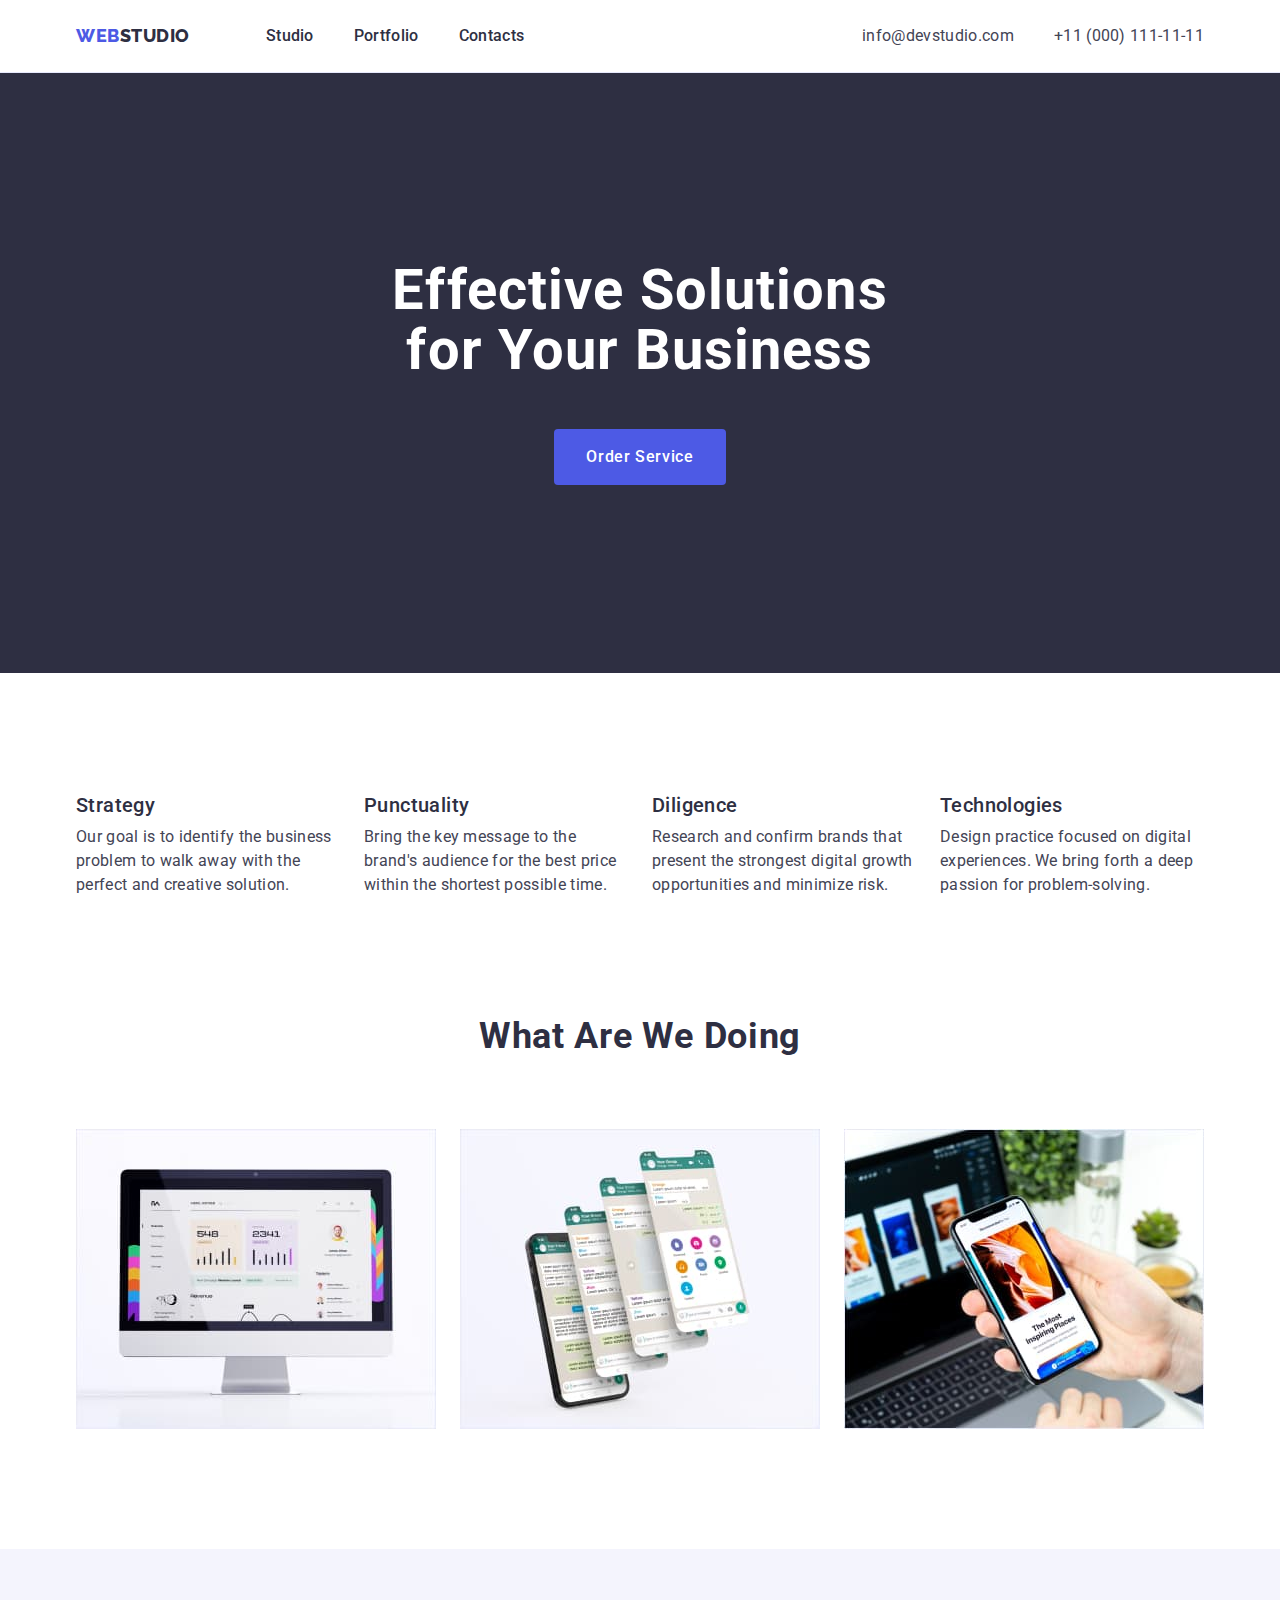
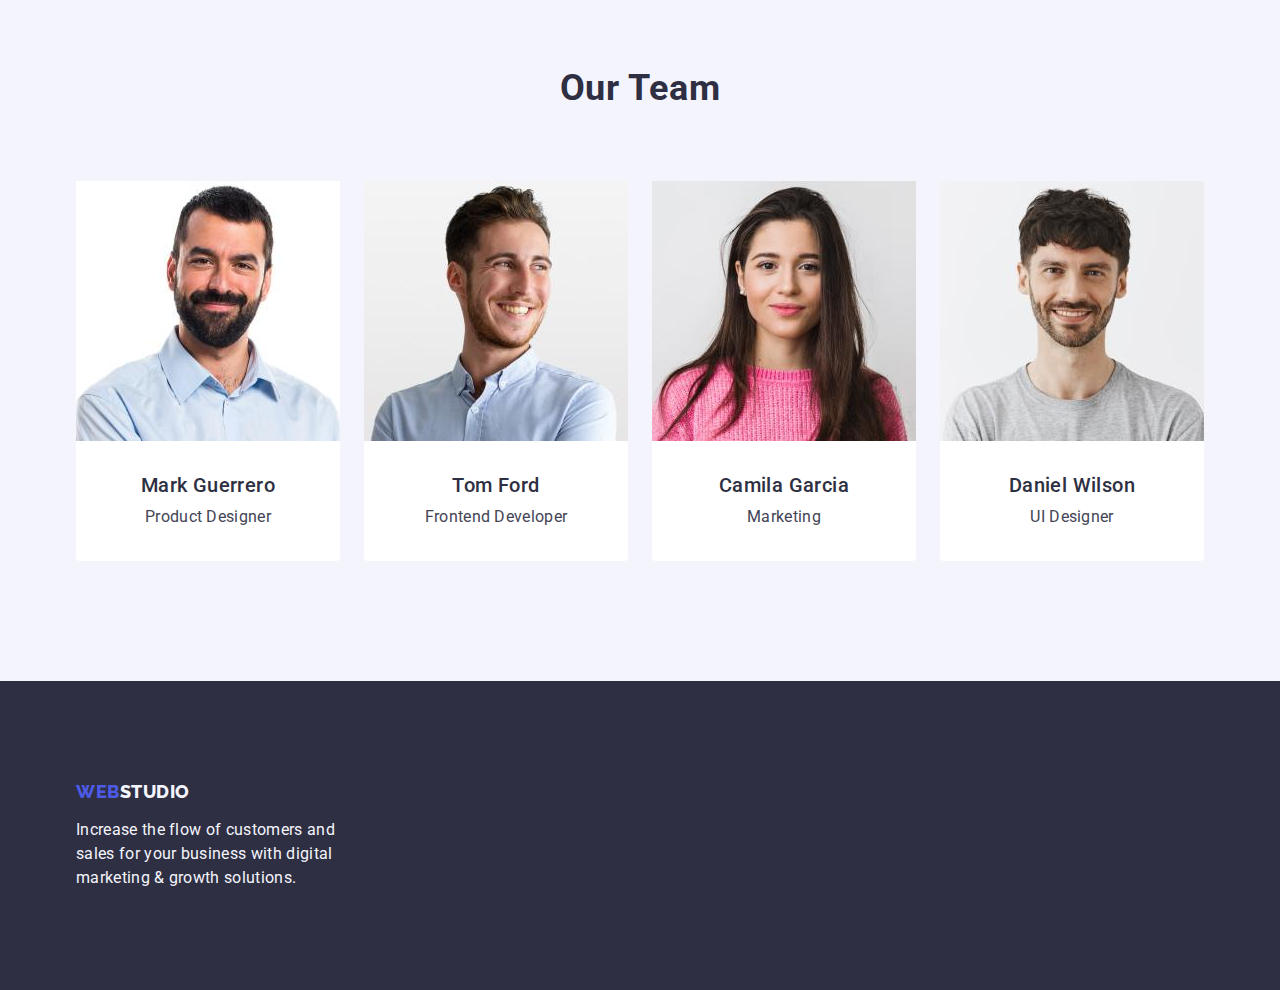
<file: index.html>
<!DOCTYPE html>
<html lang="en">

<head>
    <meta charset="UTF-8">
    <meta http-equiv="X-UA-Compatible" content="IE=edge">
    <meta name="viewport" content="width=device-width, initial-scale=1.0">
    <link rel="preconnect" href="https://fonts.googleapis.com">
    <link rel="preconnect" href="https://fonts.gstatic.com" crossorigin>
    <link href="https://fonts.googleapis.com/css2?family=Raleway:wght@800&family=Roboto:wght@400;500;700;900&display=swap"
        rel="stylesheet">
    <link rel="stylesheet" href="https://cdn.jsdelivr.net/npm/modern-normalize@1.1.0/modern-normalize.min.css">
    <link rel="stylesheet" href="./css/styles.css"/>
    <title>Main Page</title>
</head>

<body>
    <header class="header">
        <div class="container header-container">
             <!--Лого Веб-студіо-->
        <nav class="header-navigation">
            <a href="./index.html" target="_parent" class="header-logo link">Web<span class="logo-span">Studio</span></a>
        <!--навігація по сторінці-->
        <ul class="list menu-list">
            <li><a href="./index.html" target="_parent" class="header-list link">Studio</a></li>
            <li><a href="./portfolio.html" target="_parent" class="header-list link">Portfolio</a></li>
            <li><a href="" class="header-list link">Contacts</a></li>
        </ul>
    </nav>
    <address class="address">
        <ul class="list contacts-items">
            <li>
                <a href="mailto:info@devstudio.com" class="inline link">info@devstudio.com</a>
            </li>
            <li>
                <a href="tel:+110001111111" class="inline link">+11 (000) 111-11-11</a>
            </li>
        </ul>
    </address>
    </div>
    </header>
    <main>
        <!--секція 1-->
        <section class="hero-section">
            <div class="container hero-container">
                <h1 class="hero-title">Effective Solutions for Your Business</h1>
                <button type="button" class="btn">Order Service</button>
                <!-- хотіла вставити, але перевірка не пускає <img src="./images/Dark-bg.jpg" alt="background dark image" width="1440" height="600">-->
            </div>
        </section>
        <!--секція 2-->
        <section class="features-section">
            <div class="container"><!--features заголовок є хоч такого заголовку і немає-->
            <h2 hidden class="visually-hidden">Fratures</h2> 
            <ul class="list features-container">
                <li class="link features-item">
                    <h3 class="features-title">Strategy</h3>
                    <p class="features-descr">Our goal is to identify the business
                        problem to walk away with the perfect and creative solution.</p>
                </li>
                <li class="link features-item">
                    <h3 class="features-title">Punctuality</h3>
                    <p class="features-descr">Bring the key message to the brand's audience for the best price within the shortest
                        possible
                        time.</p>
                </li>
                <li class="link features-item">
                    <h3 class="features-title">Diligence</h3>
                    <p class="features-descr">Research and confirm brands that present the strongest digital growth opportunities
                        and minimize
                        risk.</p>
                </li>
                <li class="link features-item">
                    <h3 class="features-title">Technologies</h3>
                    <p class="features-descr">Design practice focused on digital experiences. We bring forth a deep passion for
                        problem-solving.</p>
                </li>
            </ul>
        </div>  
        </section>
        <!--секція 3-->
        <section class="offers-section">
            <div class="container"><!--Що ми робимо секція 3-->
            <h2 class="section-title">What are we doing</h2>
            <ul class="list offers-list">
                <li class="link section-img"><img src="./images/Rectangle711.jpg" alt="Computer apps" width="360" height="300"></li>
                <li class="link section-img"><img src="./images/Rectangle712.jpg" alt="Mobile apps" width="360" height="300"></li>
                <li class="link section-img"><img src="./images/Rectangle713.jpg" alt="Mobile and computer apps" width="360"
                        height="300"></li>
            </ul>
        </div>
        </section>
        <!--секція 4-->
        <section class="team-section">
            <div class="container"><h2 class="section-title">Our Team</h2>
            <ul class="list team-container">
                <li class="link team"><img src="./images/mguerrero.jpg" alt="foto Mark Guerrero" width="264" height="260">
                    <div class="member-vsjob">
                        <h3 class="member-name">Mark Guerrero</h3>
                        <p class="job-name">Product Designer</p>
                    </div>
                </li>
                <li class="link team"><img src="./images/tford.jpg" alt="foto Tom Ford" width="264" height="260">
                    <div class="member-vsjob">
                        <h3 class="member-name">Tom Ford</h3>
                        <p class="job-name">Frontend Developer</p>
                    </div>
                </li>
                <li class="link team"><img src="./images/cgarsia.jpg" alt="foto Camila Garsia" width="264" height="260">
                    <div class="member-vsjob"><h3 class="member-name">Camila Garcia</h3>
                    <p class="job-name">Marketing</p>
                    </div>
                </li>
                <li class="link team"><img src="./images/dwilson.jpg" alt="foto Daniel Wilson" width="264" height="260">
                    <div class="member-vsjob">
                        <h3 class="member-name">Daniel Wilson</h3>
                        <p class="job-name">UI Designer</p>
                    </div>
                </li>
            </ul>
        </div>
        </section>
    </main>
    <footer class="footer-section">
        <div class="container">
            <a href="./index.html" target="_parent" class="link footer-logo">Web<span class="footer-span">Studio</span></a>
            <p class="footer-descr">Increase the flow of customers and sales for your business with digital marketing & growth
                solutions.</p>
        </div>
    </footer>
</body>
</html>
</file>
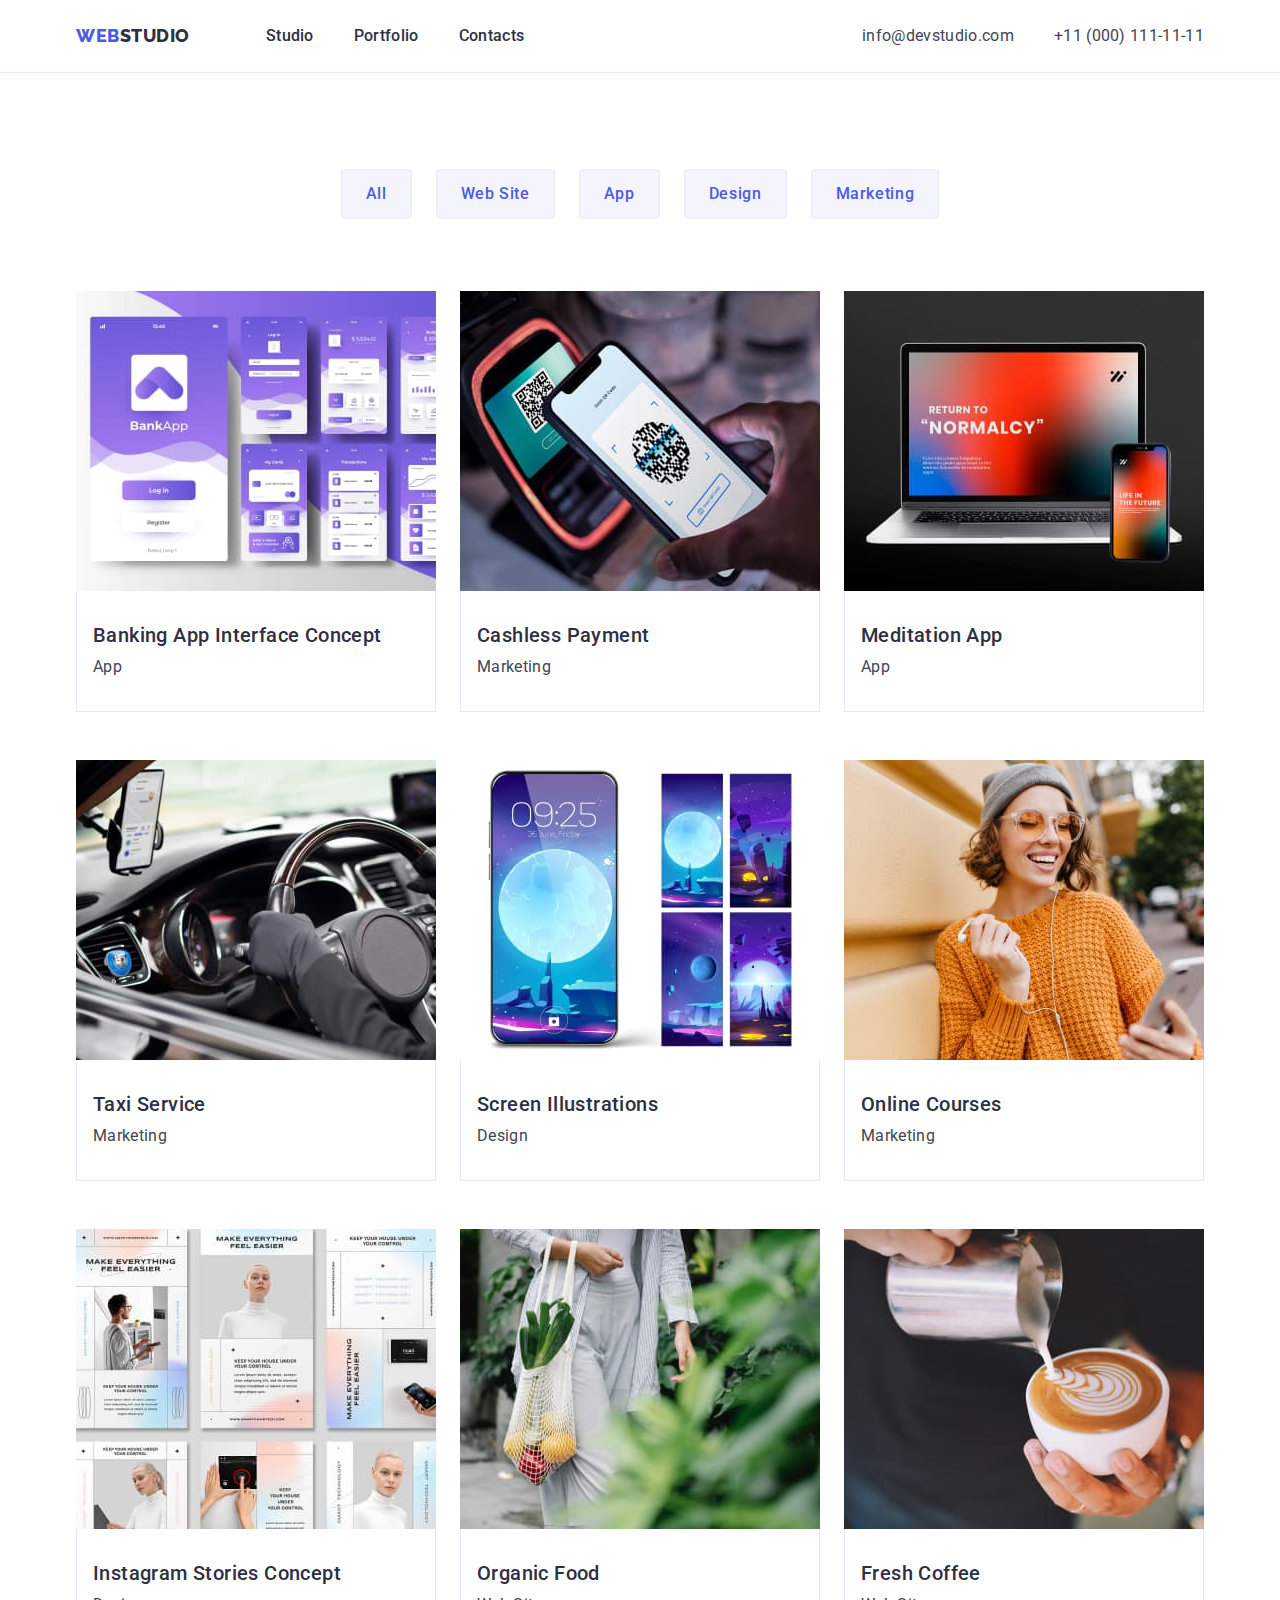
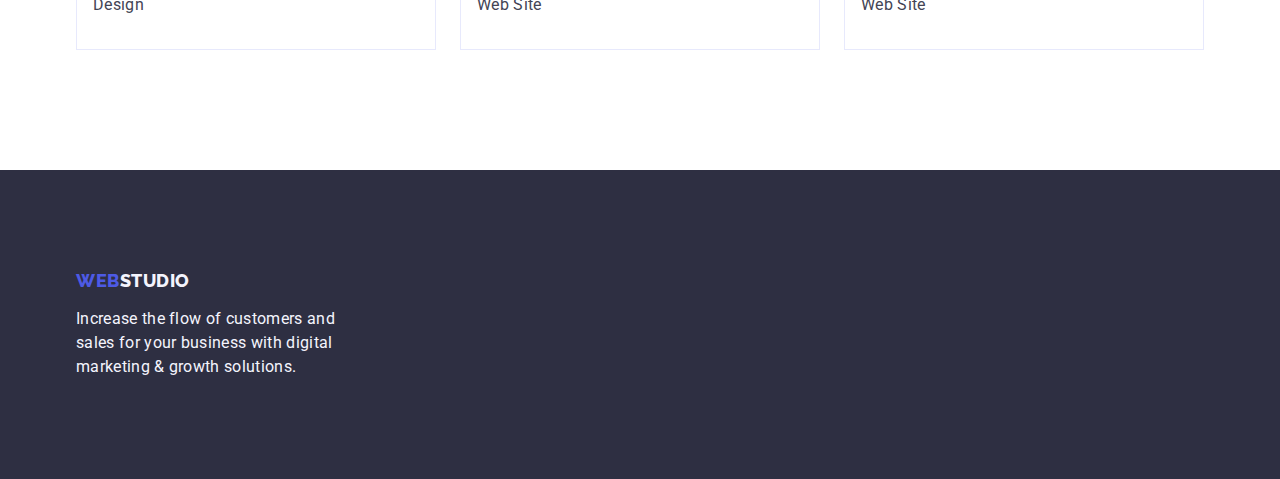
<file: portfolio.html>
<!DOCTYPE html>
<html lang="en">

<head>
    <meta charset="UTF-8">
    <meta http-equiv="X-UA-Compatible" content="IE=edge">
    <meta name="viewport" content="width=device-width, initial-scale=1.0">
    <link rel="preconnect" href="https://fonts.googleapis.com">
    <link rel="preconnect" href="https://fonts.gstatic.com" crossorigin>
    <link
        href="https://fonts.googleapis.com/css2?family=Raleway:wght@800&family=Roboto:wght@400;500;700;900&display=swap"
        rel="stylesheet">
    <link rel=" stylesheet" href="https://cdn.jsdelivr.net/npm/modern-normalize@1.1.0/modern-normalize.min.css">
    <link rel="stylesheet" href="./css/styles.css" />
    <title>Main Page</title>
</head>

<body>
    <header class="header">
        <div class="container header-container">
            <!--Лого Веб-студіо-->
            <nav class="header-navigation">
                <a href="./index.html" target="_parent" class="header-logo link">Web<span
                        class="logo-span">Studio</span></a>
                <!--навігація по сторінці-->
                <ul class="list menu-list">
                    <li><a href="./index.html" target="_parent" class="header-list link">Studio</a></li>
                    <li><a href="./portfolio.html" target="_parent" class="header-list link">Portfolio</a></li>
                    <li><a href="" class="header-list link">Contacts</a></li>
                </ul>
            </nav>
            <address class="address">
                <ul class="list contacts-items">
                    <li>
                        <a href="mailto:info@devstudio.com" class="inline link">info@devstudio.com</a>
                    </li>
                    <li>
                        <a href="tel:+110001111111" class="inline link">+11 (000) 111-11-11</a>
                    </li>
                </ul>
            </address>
        </div>
    </header>
    <main>
        <section class="portfolio-section">
            <div class="container">
                <!--Перелік портфоліо-->
                <h1 hidden class="visually-hidden">Buttons</h1>
                    <!--Кнопки-->
                    <ul class="list bottons-container">
                        <li><button type="button" class="main-btn link">All</button></li>
                        <li><button type="button" class="main-btn link">Web Site</button></li>
                        <li><button type="button" class="main-btn link">App</button></li>
                        <li><button type="button" class="main-btn link">Design</button></li>
                        <li><button type="button" class="main-btn link">Marketing</button></li>
                    </ul>
                    <ul class="list portfoliooffers-container">
                        <li class="portfolio-desk">
                            <a href="" class="link">
                                <img src="./images/bankingapp.jpg" alt="foto Banking App Interface Concept" width="360" height="300">
                                <div class="portfol-content"> 
                                    <h2 class="portfolio-descr">Banking App Interface Concept</h2>
                                    <p class="portfolio-name">App</p>
                                </div>
                            </a>
                        </li>
                        <li class="portfolio-desk">
                            <a href="" class="link">
                                <img src="./images/cashlesspaym.jpg" alt="foto Cashless Payment " width="360" height="300">
                                <div class="portfol-content">
                                    <h2 class="portfolio-descr">Cashless Payment</h2>
                                    <p class="portfolio-name">Marketing</p>
                                </div>
                            </a>
                        </li>
                        <li class="portfolio-desk">
                            <a href="" class="link">
                                <img src="./images/meditatapp.jpg" alt="foto Meditation App" width="360" height="300">
                                <div class="portfol-content">
                                    <h2 class="portfolio-descr">Meditation App</h2>
                                    <p class="portfolio-name">App</p>
                                </div>
                            </a>
                        </li>
                        <li class="portfolio-desk">
                            <a href="" class="link">
                                <img src="./images/Taxiserv.jpg" alt="foto Taxi Service" width="360" height="300">
                                <div class="portfol-content">
                                    <h2 class="portfolio-descr">Taxi Service</h2>
                                    <p class="portfolio-name">Marketing</p>
                                </div>
                            </a>
                        </li>
                        <li class="portfolio-desk">
                            <a href="" class="link">
                                <img src="./images/Screenillustr.jpg" alt="foto Screen Illustrations" width="360" height="300">
                                <div class="portfol-content">
                                    <h2 class="portfolio-descr">Screen Illustrations</h2>
                                    <p class="portfolio-name">Design</p>
                                </div>
                            </a>
                        </li>
                        <li class="portfolio-desk">
                            <a href="" class="link">
                                <img src="./images/onlinecourses.jpg" alt="foto Online Courses" width="360" height="300">
                                <div class="portfol-content">
                                    <h2 class="portfolio-descr">Online Courses</h2>
                                    <p class="portfolio-name">Marketing</p>
                                </div>
                            </a>
                        </li>
                        <li class="portfolio-desk">
                            <a href="" class="link">
                                <img src="./images/instagrstor.jpg" alt="foto Instagram Stories Concept" width="360" height="300">
                                <div class="portfol-content">
                                    <h2 class="portfolio-descr">Instagram Stories Concept</h2>
                                    <p class="portfolio-name">Design</p>
                                </div>
                            </a>
                        </li>
                        <li class="portfolio-desk">
                            <a href="" class="link">
                                <img src="./images/organicfood.jpg" alt="foto Organic Food" width="360" height="300">
                                <div class="portfol-content">
                                    <h2 class="portfolio-descr">Organic Food</h2>
                                    <p class="portfolio-name">Web Site</p>
                                </div>
                            </a>
                        </li>
                        <li class="portfolio-desk">
                            <a href="" class="link">
                                <img src="./images/freshcofee.jpg" alt="foto Fresh Coffee" width="360" height="300">
                                <div class="portfol-content"><h2 class="portfolio-descr">Fresh Coffee</h2>
                                    <p class="portfolio-name">Web Site</p>
                                </div>
                            </a>
                        </li>
                    </ul>
            </div>
        </section>
    </main>
<footer class="footer-section">
    <div class="container">
        <a href="./index.html" target="_parent" class="link footer-logo">Web<span
                class="footer-span">Studio</span></a>
        <p class="footer-descr">Increase the flow of customers and sales for your business with digital marketing &
            growth
            solutions.</p>
    </div>
</footer>
</body>

</html>
</file>
<file: css/styles.css>
/*font-family: 'Raleway', sans-serif;
font-family: 'Roboto', sans-serif;*/
:root {
--leading-color: #2E2F42; /*NAVY BLUE*/
--text-description-color: #434455; /*Slate*/
--logo-web-color: #4D5AE5; /*iris*/
--slogan-text-clr: #FFFFFF;
--nav-link-clr-active: #404BBF; /*Ocean*/
--light-cground-clr: #F4F4FD;
--background-color: #E5E5E5;
--light-text-clr: #E5E5E5;
--navhover-btn-clr: #E7E9FC;
} 

body { 
    font-family: "Roboto", sans-serif;
    font-style: normal;
    color: var(--text-description-color);
    background-color: var(--slogan-text-clr);
}
/*reset start*/
h1,
h2,
h3,
h4,
p {
    margin: 0;
}
img {
    display: block;
    max-width: 100%;
    height: auto;
}
.link { 
    color: currentColor;
    text-decoration: none;
}
.list {
    list-style: none;
    padding: 0;
    margin: 0;
}
button {
    font-family: inherit;
    color: currentColor;
    cursor: pointer;
}
/*reset end*/
.container {
  width: 1158px;
  padding: 0 15px;
  margin-left: auto;
  margin-right: auto;
}
/*header*/
header {
    display: block;
    border-bottom: solid;
    border-bottom-color: #E7E9FC;
    border-bottom-style: solid;
    border-bottom-width: 1px;
}
.header-container {
    display: flex;
    justify-content: space-between;
    align-items: center;
}

.header-navigation {
    display: flex;
    justify-content: space-between;
    align-items: center;
}
.header-logo {
    font-family: "Raleway", sans-serif;
    font-size: 18px;
    font-weight: 800;
    line-height: 1.17;
    letter-spacing: 0.03em;
    text-transform: uppercase;
    color: var(--logo-web-color);
    margin-right: 76px;
}
.logo-span {
    color: var(--leading-color);
}
.menu-list{
    display: flex;
    flex-direction: row;
    gap: 40px;
}
.header-list {
    display: block;
    font-size: 16px;
    font-weight: 500;
    line-height: 1.5;
    letter-spacing: 0.02em;
    text-transform: none;
    color: var(--leading-color);
    padding: 24px 0;
}
.link:active { 
    color: var(--nav-link-clr-active);
}
.address {
    font-style: normal;
}
.contacts-items {
    display: flex;
    flex-direction: row;
    gap: 40px;
}
.inline {
    font-size: 16px;
    font-weight: 400;
    line-height: 1.5;
    letter-spacing: 0.02em;
    text-transform: none;
    color: var(--text-description-color);
}
.link:hover {
    color: #404BBF;
}

.link:focus {
    color: #404BBF;
}
 /*hoover color: #404bbf focus*/

/* секція1 Effective Solutions for Your Business*/
.hero-section {
    background-color: var(--leading-color);
    padding-top: 188px;
    padding-bottom: 188px;
    min-width: 497px;
    
}
/*перенос?*/
.hero-container {
    align-items: center;
    justify-content: center;
}
.hero-title {
    font-size: 56px;
    font-weight: 700;
    line-height: 1.07;
    letter-spacing: 0.02em;
    text-transform: none;
    color: var(--slogan-text-clr);
    text-align: center;
    max-width: 496px;
    margin-left:auto;
    margin-right: auto;
    margin-bottom: 48px;

}
.btn {
    display: block; 
    background-color: var(--logo-web-color);
    font-family: "Roboto", sans-serif;
    font-size: 16px;
    font-weight: 500;
    line-height: 1.5;
    letter-spacing: 0.04em;
    text-transform: none;
    color: var(--slogan-text-clr);
    cursor: pointer;
    align-items: center;
    justify-content: center;
    min-width: 169px;
    padding: 16px 32px;
    border: none;
    border-radius: 4px;
    margin-left:auto;
    margin-right: auto;
}
.btn:hover, 
.btn:focus {
    background-color: var(--nav-link-clr-active);
}

/* сеція 2 Features*/
.features-section {
    padding: 120px 0;
}

.visually-hidden {
    position: absolute;
    width: 1px;
    height: 1px;
    margin: -1px;
    border: 0;
    padding: 0;
    white-space: nowrap;
    clip-path: inset(100%);
    clip: rect(0 0 0 0);
    overflow: hidden;
}
.features-container {
    display: flex;
    flex-direction: row;
    gap: 24px;
}
.features-item {
    width: calc((100% - 48px) / 3);
}
.features-title {
    font-size: 20px;
    font-weight: 500;
    line-height: 1.2;
    letter-spacing: 0.02em;
    text-transform: none;
    color: var(--leading-color);
    margin-bottom: 8px;
}
.features-descr {
    font-size: 16px;
    font-weight: 400;
    line-height: 1.5;
    letter-spacing: 0.02em;
    text-transform: none;
    color: var(--text-description-color);
}

/* секція 3 What are we doing*/
.offers-section {
    padding-bottom: 120px;
}
.section-title {
    font-size: 36px;
    font-weight: 700;
    line-height: 1.11;
    text-align: center;
    letter-spacing: 0.02em;
    text-transform: capitalize;
    color: var(--leading-color);
    margin-bottom: 72px;

}
.offers-list {
    display: flex;
    gap: 24px;
}
.section-img {
    width: calc((100% - 48px) / 3);
}

/* секція 4 Our team*/
.team-section {
    background-color: var(--light-cground-clr);
    padding: 120px 0;
}
.section-title {
    font-size: 36px;
    font-weight: 700;
    line-height: 1.11;
    letter-spacing: 0.02em;
    text-transform: capitalize;
    color: var(--leading-color);

}
.team-container {
    display: flex;
    gap: 24px;
}
.team {
    width: calc((100% - 72px) / 4);
    background-color: #FFFFFF;
    border-radius: 0px 0px 4px 4px;
}
.member-vsjob {
    padding: 32px 16px;
}
.member-name {
    font-size: 20px;
    font-weight: 500;
    line-height: 1.2;
    letter-spacing: 0.02em;
    text-transform: none;
    color: var(--leading-color);
    display: flex;
    text-align: center;
    align-items: center;
    justify-content: center;
    margin-bottom: 8px;
}

.job-name {
    font-size: 16px;
    line-height: 1.5;
    text-align: center;
    letter-spacing: 0.02em;
    text-transform: none;
    color: var(--text-description-color);
}

/*footer 1 p section*/
.footer-section {
    background-color: var(--leading-color);
    padding: 100px 0;
}
.footer-span {
    color: #f4f4fd;
}
.footer-logo {
    display: inline-block;
    font-family: "Raleway", sans-serif;
    font-size: 18px;
    font-weight: 800;
    line-height: 1.17;
    letter-spacing: 0.03em;
    text-transform: uppercase;
    color: var(--logo-web-color);
    margin-bottom: 16px;
}
.footer-descr {
    font-size: 16px;
    font-weight: 400;
    line-height: 24px;
    letter-spacing: 0.02em;
    text-transform: none;
    color: var(--light-cground-clr);
    max-width: 264px;
}
.portfolio-section {
    padding: 96px 0 120px;
}
.bottons-container {
    display: flex;
    align-items: center;
    justify-content: center;
    gap: 24px;
    margin-bottom: 72px;
}
/*Buttons table*/
.main-btn {
    background-color: var(--light-cground-clr);
    font-family: "Roboto", sans-serif;
    font-size: 16px;
    font-weight: 500;
    line-height: 1.5;
    letter-spacing: 0.04em;
    text-transform: none;
    padding: 12px 24px;
    color: var(--logo-web-color);
    cursor: pointer;
    border: #E7E9FC 1px solid;
    border-radius: 4px;
    min-width: auto;
}
.main-btn:hover,
.main-btn:focus {
    color: #FFFFFF;
    background-color: #404BBF;
    border: 1px solid transparent;
}



/*Portfolio*/
.portfoliooffers-container {
    display:flex;
    flex-wrap: wrap;
    column-gap: 24px;
    row-gap: 48px;
}
.portfolio-desk {
    width: calc((100% - 48px)/3);
}
.portfol-content {
    padding: 32px 16px;
    border: 1px solid #e7e9fc;
    border-top: none;
}
.portfolio-descr {
    font-size: 20px;
    font-weight: 500;
    line-height: 1.2;
    letter-spacing: 0.02em;
    text-transform: none;
    color: var(--leading-color);
    margin-bottom: 8px;
}
.portfolio-name {

    font-size: 16px;
    font-weight: 400;
    line-height: 1.5;
    letter-spacing: 0.02em;
    align-items: center;
    text-transform: none;
    color: var(--text-description-color);
}
</file>
